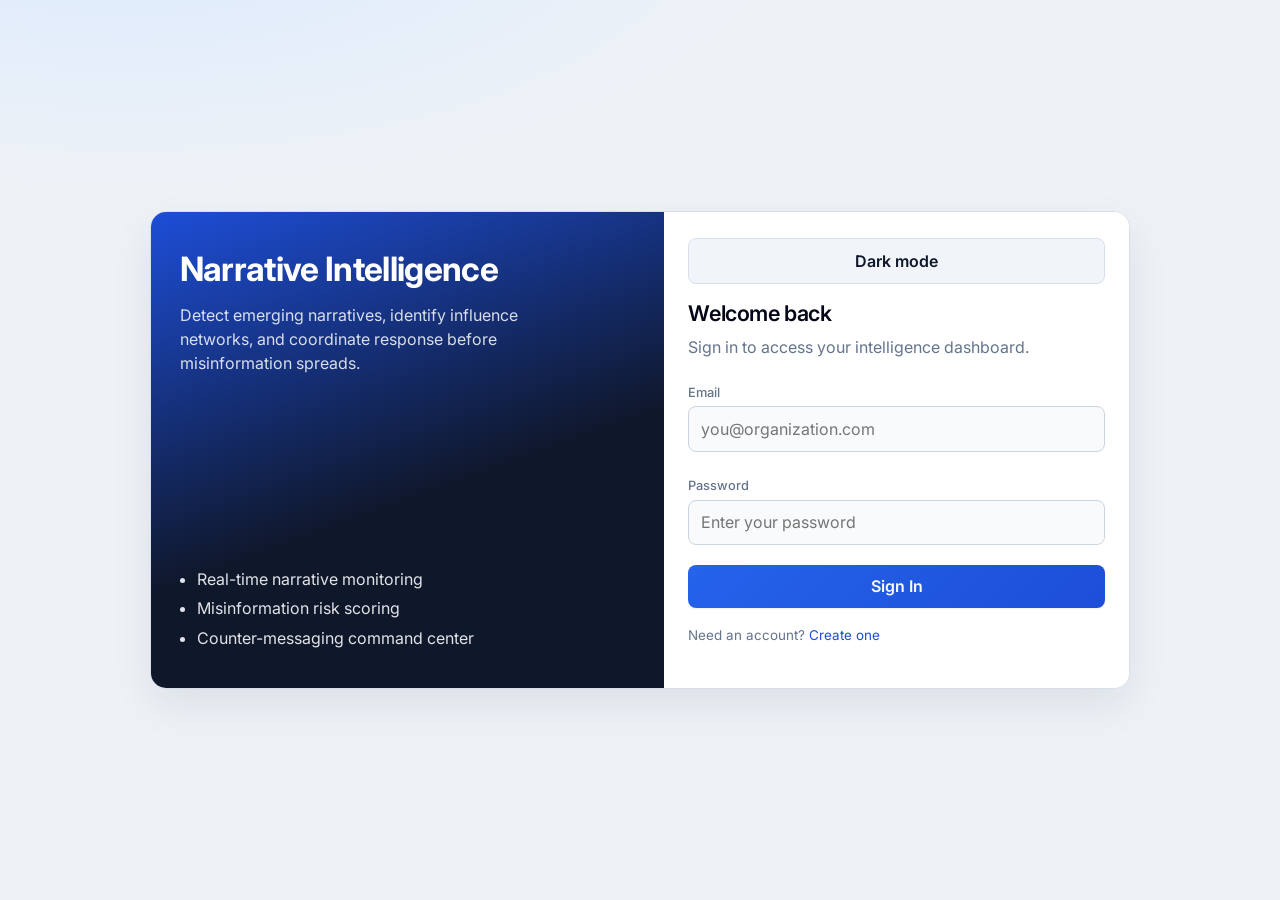
<file: web/login.html>
<!doctype html>
<html lang="en">
  <head>
    <meta charset="utf-8" />
    <meta name="viewport" content="width=device-width, initial-scale=1" />
    <title>Login | Narrative</title>
    <script>
      (function () {
        var t = localStorage.getItem("narrative_theme");
        if (!t && window.matchMedia("(prefers-color-scheme: light)").matches) t = "light";
        document.documentElement.setAttribute("data-theme", t || "dark");
      })();
    </script>
    <link rel="stylesheet" href="/web/theme.css" />
    <script src="/web/theme.js" defer></script>
  </head>
  <body class="auth-page">
    <div class="auth-shell">
      <aside class="auth-brand">
        <div>
          <h1>Narrative Intelligence</h1>
          <p>Detect emerging narratives, identify influence networks, and coordinate response before misinformation spreads.</p>
        </div>
        <ul>
          <li>Real-time narrative monitoring</li>
          <li>Misinformation risk scoring</li>
          <li>Counter-messaging command center</li>
        </ul>
      </aside>
      <section class="auth-card">
        <div class="auth-toolbar">
          <button type="button" class="btn-secondary" data-theme-toggle>Light mode</button>
        </div>
        <h2>Welcome back</h2>
        <p class="auth-subtitle">Sign in to access your intelligence dashboard.</p>
        <form id="loginForm" class="form-grid">
          <div>
            <label for="email">Email</label>
            <input id="email" name="email" type="email" placeholder="you@organization.com" autocomplete="username" required />
          </div>
          <div>
            <label for="password">Password</label>
            <input id="password" name="password" type="password" placeholder="Enter your password" autocomplete="current-password" required />
          </div>
          <button type="submit">Sign In</button>
        </form>
        <p class="auth-footer"><small>Need an account? <a href="/signup">Create one</a></small></p>
      </section>
    </div>
    <script>
      if (localStorage.getItem("narrative_token")) {
        window.location.replace("/");
      }
      document.getElementById("loginForm").addEventListener("submit", async (e) => {
        e.preventDefault();
        const payload = Object.fromEntries(new FormData(e.target).entries());
        const res = await fetch("/api/auth/login", {
          method: "POST",
          headers: { "Content-Type": "application/json" },
          body: JSON.stringify(payload),
        });
        const data = await res.json();
        if (!res.ok) return alert(data.detail || "Login failed");
        localStorage.setItem("narrative_token", data.access_token);
        window.location.replace("/");
      });
    </script>
  </body>
</html>
</file>
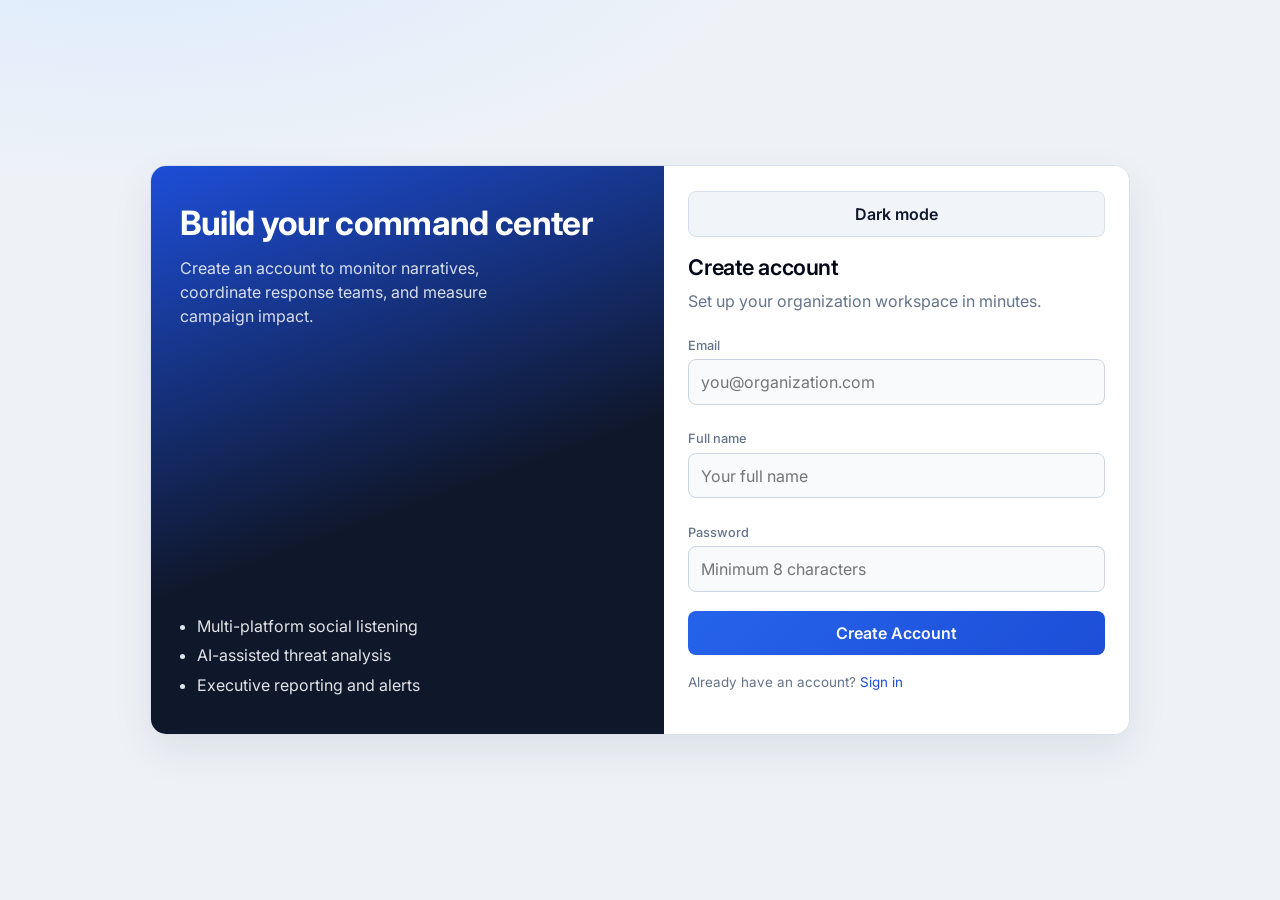
<file: web/signup.html>
<!doctype html>
<html lang="en">
  <head>
    <meta charset="utf-8" />
    <meta name="viewport" content="width=device-width, initial-scale=1" />
    <title>Sign Up | Narrative</title>
    <script>
      (function () {
        var t = localStorage.getItem("narrative_theme");
        if (!t && window.matchMedia("(prefers-color-scheme: light)").matches) t = "light";
        document.documentElement.setAttribute("data-theme", t || "dark");
      })();
    </script>
    <link rel="stylesheet" href="/web/theme.css" />
    <script src="/web/theme.js" defer></script>
  </head>
  <body class="auth-page">
    <div class="auth-shell">
      <aside class="auth-brand">
        <div>
          <h1>Build your command center</h1>
          <p>Create an account to monitor narratives, coordinate response teams, and measure campaign impact.</p>
        </div>
        <ul>
          <li>Multi-platform social listening</li>
          <li>AI-assisted threat analysis</li>
          <li>Executive reporting and alerts</li>
        </ul>
      </aside>
      <section class="auth-card">
        <div class="auth-toolbar">
          <button type="button" class="btn-secondary" data-theme-toggle>Light mode</button>
        </div>
        <h2>Create account</h2>
        <p class="auth-subtitle">Set up your organization workspace in minutes.</p>
        <form id="signupForm" class="form-grid">
          <div>
            <label for="email">Email</label>
            <input id="email" name="email" type="email" placeholder="you@organization.com" autocomplete="email" required />
          </div>
          <div>
            <label for="full_name">Full name</label>
            <input id="full_name" name="full_name" placeholder="Your full name" autocomplete="name" />
          </div>
          <div>
            <label for="password">Password</label>
            <input id="password" name="password" type="password" placeholder="Minimum 8 characters" autocomplete="new-password" required />
          </div>
          <button type="submit">Create Account</button>
        </form>
        <p class="auth-footer"><small>Already have an account? <a href="/login">Sign in</a></small></p>
      </section>
    </div>
    <script>
      if (localStorage.getItem("narrative_token")) {
        window.location.replace("/");
      }
      document.getElementById("signupForm").addEventListener("submit", async (e) => {
        e.preventDefault();
        const payload = Object.fromEntries(new FormData(e.target).entries());
        const res = await fetch("/api/auth/register", {
          method: "POST",
          headers: { "Content-Type": "application/json" },
          body: JSON.stringify(payload),
        });
        const data = await res.json();
        if (!res.ok) return alert(data.detail || "Signup failed");
        localStorage.setItem("narrative_token", data.access_token);
        window.location.replace("/");
      });
    </script>
  </body>
</html>
</file>
<file: web/theme.css>
@import url("https://fonts.googleapis.com/css2?family=Inter:wght@400;500;600;700&display=swap");

:root,
[data-theme="dark"] {
  color-scheme: dark;
  --bg: #070d1a;
  --bg-gradient-top: #0f1c33;
  --panel: #0f172a;
  --panel-elevated: #131f35;
  --panel-soft: #0b1324;
  --sidebar: #0a1222;
  --header: rgba(12, 20, 38, 0.92);
  --border: #1e2d4a;
  --border-soft: #16233b;
  --text: #e2e8f0;
  --text-strong: #f8fafc;
  --muted: #94a3b8;
  --brand: #4f8cff;
  --brand-dark: #2563eb;
  --brand-glow: rgba(79, 140, 255, 0.22);
  --accent: #22d3ee;
  --link: #93c5fd;
  --nav-text: #cbd5e1;
  --nav-hover: rgba(79, 140, 255, 0.12);
  --nav-active: rgba(79, 140, 255, 0.2);
  --pill: #1e293b;
  --input-border: #273549;
  --input-focus: rgba(79, 140, 255, 0.45);
  --shadow-sm: 0 1px 2px rgba(0, 0, 0, 0.28);
  --shadow: 0 14px 40px rgba(0, 0, 0, 0.35);
  --overlay: rgba(2, 6, 23, 0.62);
  --btn-secondary-bg: #152238;
  --btn-secondary-text: #e2e8f0;
  --harmful-bg: #7f1d1d;
  --harmful-text: #fecaca;
  --connected-bg: #064e3b;
  --connected-text: #a7f3d0;
  --success: #10b981;
  --warning: #f59e0b;
  --radius-sm: 8px;
  --radius-md: 12px;
  --radius-lg: 16px;
}

[data-theme="light"] {
  color-scheme: light;
  --bg: #eef2f7;
  --bg-gradient-top: #dbeafe;
  --panel: #ffffff;
  --panel-elevated: #ffffff;
  --panel-soft: #f8fafc;
  --sidebar: #ffffff;
  --header: rgba(255, 255, 255, 0.96);
  --border: #d7e0ea;
  --border-soft: #e8edf3;
  --text: #0f172a;
  --text-strong: #020617;
  --muted: #64748b;
  --brand: #2563eb;
  --brand-dark: #1d4ed8;
  --brand-glow: rgba(37, 99, 235, 0.14);
  --accent: #0891b2;
  --link: #1d4ed8;
  --nav-text: #334155;
  --nav-hover: rgba(37, 99, 235, 0.08);
  --nav-active: rgba(37, 99, 235, 0.14);
  --pill: #e2e8f0;
  --input-border: #cbd5e1;
  --input-focus: rgba(37, 99, 235, 0.28);
  --shadow-sm: 0 1px 2px rgba(15, 23, 42, 0.06);
  --shadow: 0 16px 40px rgba(15, 23, 42, 0.08);
  --overlay: rgba(15, 23, 42, 0.32);
  --btn-secondary-bg: #f1f5f9;
  --btn-secondary-text: #0f172a;
  --harmful-bg: #fee2e2;
  --harmful-text: #991b1b;
  --connected-bg: #d1fae5;
  --connected-text: #065f46;
  --success: #059669;
  --warning: #d97706;
}

*,
*::before,
*::after {
  box-sizing: border-box;
}

html {
  -webkit-text-size-adjust: 100%;
}

body {
  margin: 0;
  font-family: Inter, "Segoe UI", system-ui, sans-serif;
  background: radial-gradient(1200px 500px at 10% -10%, var(--bg-gradient-top) 0%, var(--bg) 55%);
  color: var(--text);
  min-height: 100vh;
  overflow-x: hidden;
  line-height: 1.5;
}

h1,
h2,
h3 {
  margin: 0;
  letter-spacing: -0.02em;
  color: var(--text-strong);
}

h1 {
  font-size: clamp(1.35rem, 2.8vw, 1.85rem);
  font-weight: 700;
}

h2 {
  font-size: 1.05rem;
  font-weight: 600;
}

a {
  color: var(--link);
  text-decoration: none;
}

a:hover {
  text-decoration: underline;
}

small {
  color: var(--muted);
  font-size: 0.84rem;
}

label {
  display: block;
  font-size: 0.8rem;
  font-weight: 500;
  color: var(--muted);
  margin: 0.35rem 0 0.25rem;
}

input,
button,
textarea,
select {
  width: 100%;
  margin: 0;
  background: var(--panel-soft);
  color: var(--text);
  border: 1px solid var(--input-border);
  border-radius: var(--radius-sm);
  padding: 0.62rem 0.72rem;
  font: inherit;
  transition: border-color 0.15s ease, box-shadow 0.15s ease;
}

.form-grid > * + *,
.form-grid .form-row-2 + * {
  margin-top: 0.65rem;
}

.form-grid .form-row-2 {
  margin-top: 0;
}

input:focus,
textarea:focus,
select:focus {
  outline: none;
  border-color: var(--brand);
  box-shadow: 0 0 0 3px var(--input-focus);
}

textarea {
  min-height: 5.5rem;
  resize: vertical;
}

button {
  cursor: pointer;
  background: linear-gradient(135deg, var(--brand), var(--brand-dark));
  border: 0;
  color: #f8fafc;
  font-weight: 600;
  box-shadow: var(--shadow-sm);
}

button:hover {
  filter: brightness(1.05);
}

button.btn-secondary {
  background: var(--btn-secondary-bg);
  color: var(--btn-secondary-text);
  border: 1px solid var(--border);
  box-shadow: none;
}

button.btn-ghost {
  background: transparent;
  color: var(--text);
  border: 1px solid var(--border);
  box-shadow: none;
}

.hidden {
  display: none !important;
}

/* Auth */
.auth-page {
  min-height: 100vh;
  display: grid;
  place-items: center;
  padding: 1rem;
}

.auth-shell {
  width: min(980px, 100%);
  display: grid;
  grid-template-columns: 1.05fr 0.95fr;
  border: 1px solid var(--border);
  border-radius: var(--radius-lg);
  overflow: hidden;
  box-shadow: var(--shadow);
  background: var(--panel);
}

.auth-brand {
  padding: 2rem 1.8rem;
  background: linear-gradient(160deg, var(--brand-dark), #0f172a 58%);
  color: #f8fafc;
  display: flex;
  flex-direction: column;
  justify-content: space-between;
  gap: 1.5rem;
}

.auth-brand h1 {
  color: #fff;
  font-size: clamp(1.6rem, 3vw, 2.1rem);
}

.auth-brand p {
  margin: 0.5rem 0 0;
  color: rgba(248, 250, 252, 0.86);
  max-width: 34ch;
}

.auth-brand ul {
  margin: 0;
  padding-left: 1.1rem;
  color: rgba(248, 250, 252, 0.9);
}

.auth-brand li {
  margin: 0.35rem 0;
}

.auth-card {
  padding: 1.6rem 1.5rem;
  background: var(--panel);
}

.auth-toolbar {
  display: flex;
  justify-content: flex-end;
  margin-bottom: 0.85rem;
}

.auth-card h2 {
  font-size: 1.35rem;
  margin-bottom: 0.35rem;
}

.auth-subtitle {
  margin: 0 0 1.1rem;
  color: var(--muted);
}

.auth-footer {
  margin-top: 0.85rem;
}

/* App shell */
.app-layout {
  display: grid;
  grid-template-columns: 272px minmax(0, 1fr);
  min-height: 100vh;
}

.sidebar-backdrop {
  display: none;
  position: fixed;
  inset: 0;
  background: var(--overlay);
  z-index: 30;
}

.sidebar {
  background: var(--sidebar);
  border-right: 1px solid var(--border);
  padding: 1rem 0.85rem 1.2rem;
  position: sticky;
  top: 0;
  height: 100vh;
  overflow-y: auto;
  z-index: 40;
}

.brand {
  display: flex;
  align-items: center;
  gap: 0.7rem;
  padding: 0.35rem 0.45rem 1rem;
  margin-bottom: 0.35rem;
  border-bottom: 1px solid var(--border-soft);
}

.brand-mark {
  width: 2.2rem;
  height: 2.2rem;
  border-radius: 10px;
  display: grid;
  place-items: center;
  font-weight: 700;
  color: #fff;
  background: linear-gradient(135deg, var(--brand), var(--brand-dark));
  box-shadow: 0 8px 18px var(--brand-glow);
}

.brand strong {
  display: block;
  font-size: 0.98rem;
  color: var(--text-strong);
}

.brand small {
  font-size: 0.72rem;
  letter-spacing: 0.03em;
  text-transform: uppercase;
}

.nav-group {
  margin-bottom: 0.75rem;
}

.nav-label {
  display: block;
  color: var(--muted);
  font-size: 0.7rem;
  text-transform: uppercase;
  margin: 0.65rem 0.4rem 0.35rem;
  letter-spacing: 0.08em;
  font-weight: 600;
}

.sidebar a {
  display: flex;
  align-items: center;
  gap: 0.55rem;
  color: var(--nav-text);
  text-decoration: none;
  padding: 0.52rem 0.62rem;
  border-radius: var(--radius-sm);
  font-size: 0.9rem;
  font-weight: 500;
  border: 1px solid transparent;
}

.sidebar a:hover {
  background: var(--nav-hover);
  text-decoration: none;
}

.sidebar a.active {
  background: var(--nav-active);
  color: var(--text-strong);
  border-color: rgba(79, 140, 255, 0.25);
}

.nav-icon {
  width: 1.1rem;
  text-align: center;
  opacity: 0.85;
  font-size: 0.82rem;
}

.main-content {
  padding: 1rem 1.25rem 2rem;
  min-width: 0;
}

.topbar {
  display: flex;
  justify-content: space-between;
  align-items: center;
  gap: 0.75rem;
  margin-bottom: 0.85rem;
  padding: 0.75rem 0.95rem;
  background: var(--header);
  border: 1px solid var(--border);
  border-radius: var(--radius-md);
  backdrop-filter: blur(10px);
}

.topbar-left {
  display: flex;
  align-items: center;
  gap: 0.65rem;
  min-width: 0;
}

.user-chip {
  display: inline-flex;
  align-items: center;
  gap: 0.45rem;
  padding: 0.35rem 0.55rem;
  border-radius: 999px;
  border: 1px solid var(--border);
  background: var(--panel-soft);
  max-width: 100%;
}

.user-avatar {
  width: 1.65rem;
  height: 1.65rem;
  border-radius: 999px;
  display: grid;
  place-items: center;
  font-size: 0.72rem;
  font-weight: 700;
  color: #fff;
  background: linear-gradient(135deg, var(--brand), var(--accent));
}

.user-chip small {
  white-space: nowrap;
  overflow: hidden;
  text-overflow: ellipsis;
}

.topbar-actions {
  display: flex;
  flex-wrap: wrap;
  gap: 0.45rem;
  align-items: center;
  justify-content: flex-end;
}

.topbar-actions button {
  width: auto;
  margin: 0;
  white-space: nowrap;
}

.sidebar-toggle {
  display: none;
}

.page-hero {
  margin-bottom: 0.9rem;
  padding: 0.2rem 0.1rem 0;
}

.eyebrow {
  margin: 0 0 0.25rem;
  font-size: 0.72rem;
  text-transform: uppercase;
  letter-spacing: 0.1em;
  font-weight: 600;
  color: var(--brand);
}

.page-subtitle {
  margin: 0.35rem 0 0;
  color: var(--muted);
  max-width: 70ch;
}

.intel-guide {
  display: grid;
  gap: 0.55rem;
}

.intel-guide .item small {
  display: block;
  margin-top: 0.2rem;
}

.data-table {
  display: flex;
  flex-direction: column;
  gap: 0.35rem;
}

.data-row {
  display: grid;
  grid-template-columns: 3rem 1.4fr 0.8fr 0.7fr 0.8fr 0.7fr 5.5rem;
  gap: 0.55rem;
  align-items: center;
  border: 1px solid var(--border-soft);
  border-radius: var(--radius-sm);
  background: var(--panel-soft);
  padding: 0.55rem 0.65rem;
  font-size: 0.86rem;
}

.data-row.data-network {
  grid-template-columns: 1.2fr 0.6fr 0.7fr 0.8fr;
}

.data-row.data-head {
  background: transparent;
  border-style: dashed;
  font-size: 0.72rem;
  text-transform: uppercase;
  letter-spacing: 0.05em;
  color: var(--muted);
  font-weight: 600;
}

@media (max-width: 760px) {
  .data-row,
  .data-row.data-network {
    grid-template-columns: 1fr;
  }
}

.page-grid {
  display: flex;
  flex-direction: column;
  gap: 1.35rem;
  max-width: 920px;
  margin-top: 0.25rem;
}

.page-grid-wide {
  max-width: 1180px;
}

.page-grid .card + .card {
  margin-top: 0;
}

.form-narrow {
  max-width: 520px;
}

.form-section {
  margin-top: 1rem;
  padding-top: 1rem;
  border-top: 1px solid var(--border-soft);
}

.card-danger {
  border-color: rgba(239, 68, 68, 0.35);
}

.card-danger h2 {
  color: #ef4444;
}

[data-theme="light"] .card-danger h2 {
  color: #b91c1c;
}

.btn-danger {
  background: linear-gradient(135deg, #ef4444, #b91c1c);
  color: #fff;
}

.btn-compact {
  padding: 0.22rem 0.45rem;
  font-size: 0.72rem;
  line-height: 1.2;
}

.data-row.data-row-trace {
  grid-template-columns: 1fr 0.6fr 0.6fr 1.2fr 0.9fr 1fr 4.5rem;
}

.callout {
  border-radius: var(--radius-sm);
  border: 1px solid var(--border);
  background: var(--panel-soft);
  padding: 0.75rem 0.85rem;
  font-size: 0.86rem;
  line-height: 1.45;
  margin-bottom: 0.85rem;
}

.callout-error {
  border-color: rgba(239, 68, 68, 0.45);
  background: rgba(127, 29, 29, 0.18);
  color: var(--text);
}

[data-theme="light"] .callout-error {
  background: #fef2f2;
  color: #7f1d1d;
}

.callout-info {
  border-color: rgba(79, 140, 255, 0.35);
  background: rgba(37, 99, 235, 0.1);
}

.callout ol {
  margin: 0.45rem 0 0;
  padding-left: 1.1rem;
}

.callout li {
  margin: 0.25rem 0;
}

.list-panel {
  display: flex;
  flex-direction: column;
  gap: 0.55rem;
}

.grid {
  display: grid;
  grid-template-columns: repeat(auto-fit, minmax(min(100%, 340px), 1fr));
  gap: 1rem;
}

.card {
  background: var(--panel-elevated);
  border: 1px solid var(--border);
  border-radius: var(--radius-md);
  padding: 1.15rem 1.2rem 1.2rem;
  box-shadow: var(--shadow-sm);
  min-width: 0;
}

.card h2 {
  margin-bottom: 0.35rem;
}

.card-head {
  display: flex;
  justify-content: space-between;
  align-items: flex-start;
  gap: 0.75rem;
  margin-bottom: 0.85rem;
  padding-bottom: 0.7rem;
  border-bottom: 1px solid var(--border-soft);
}

.card-desc {
  margin: 0.2rem 0 0;
  color: var(--muted);
  font-size: 0.84rem;
}

.card-body > * + * {
  margin-top: 0.55rem;
}

.form-grid {
  display: grid;
  gap: 0.55rem;
}

.form-row-2 {
  display: grid;
  grid-template-columns: repeat(2, minmax(0, 1fr));
  gap: 0.55rem;
}

.stat-grid {
  display: grid;
  grid-template-columns: repeat(auto-fit, minmax(150px, 1fr));
  gap: 0.7rem;
}

.stat-card {
  background: var(--panel-soft);
  border: 1px solid var(--border-soft);
  border-radius: var(--radius-sm);
  padding: 0.75rem 0.8rem;
}

.stat-card-link {
  cursor: pointer;
  text-align: left;
  width: 100%;
  font: inherit;
  color: inherit;
  transition: border-color 0.15s ease, transform 0.15s ease, box-shadow 0.15s ease;
}

.stat-card-link:hover {
  border-color: var(--brand);
  transform: translateY(-1px);
  box-shadow: var(--shadow-sm);
}

.stat-card-link:focus-visible {
  outline: 2px solid var(--brand);
  outline-offset: 2px;
}

.stat-label {
  display: block;
  font-size: 0.74rem;
  text-transform: uppercase;
  letter-spacing: 0.05em;
  color: var(--muted);
  margin-bottom: 0.25rem;
}

.stat-value {
  display: block;
  font-size: 1.35rem;
  font-weight: 700;
  color: var(--text-strong);
  line-height: 1.2;
}

.stat-meta {
  display: block;
  margin-top: 0.2rem;
  font-size: 0.78rem;
  color: var(--muted);
}

.emotion-row {
  display: flex;
  flex-wrap: wrap;
  gap: 0.4rem;
  margin-top: 0.65rem;
}

.item,
.feed-item {
  border: 1px solid var(--border-soft);
  background: var(--panel-soft);
  border-radius: var(--radius-sm);
  padding: 0.65rem 0.72rem;
  word-break: break-word;
}

.item + .item,
.feed-item + .feed-item {
  margin-top: 0.5rem;
}

.feed-meta {
  display: flex;
  flex-wrap: wrap;
  align-items: center;
  gap: 0.35rem;
  margin-bottom: 0.35rem;
}

.feed-body {
  color: var(--text);
}

.pill {
  display: inline-flex;
  align-items: center;
  padding: 0.14rem 0.5rem;
  border-radius: 999px;
  font-size: 0.74rem;
  font-weight: 600;
  background: var(--pill);
  color: var(--text);
  border: 1px solid transparent;
}

.pill-link {
  cursor: pointer;
  font: inherit;
  transition: border-color 0.15s ease, background 0.15s ease;
}

.pill-link:hover {
  border-color: var(--brand);
  background: var(--panel);
}

.pill-link:focus-visible {
  outline: 2px solid var(--brand);
  outline-offset: 2px;
}

.harmful {
  background: var(--harmful-bg);
  color: var(--harmful-text);
}

.connected {
  background: var(--connected-bg);
  color: var(--connected-text);
}

.disconnected {
  background: var(--harmful-bg);
  color: var(--harmful-text);
}

.empty-state {
  text-align: center;
  padding: 1.2rem 0.8rem;
  color: var(--muted);
  border: 1px dashed var(--border);
  border-radius: var(--radius-sm);
  background: var(--panel-soft);
}

.row {
  display: flex;
  gap: 0.5rem;
  align-items: center;
  flex-wrap: wrap;
}

.row button {
  width: auto;
}

.toolbar {
  display: flex;
  gap: 0.5rem;
  margin-bottom: 0.65rem;
  flex-wrap: wrap;
}

.toolbar button {
  width: auto;
}

@media (max-width: 1024px) {
  .main-content {
    padding: 0.85rem 0.9rem 1.5rem;
  }

  .grid {
    grid-template-columns: repeat(auto-fit, minmax(min(100%, 280px), 1fr));
  }
}

@media (max-width: 900px) {
  .app-layout {
    grid-template-columns: 1fr;
  }

  .auth-shell {
    grid-template-columns: 1fr;
  }

  .auth-brand {
    padding: 1.4rem 1.2rem;
  }

  .sidebar-toggle {
    display: inline-flex;
    align-items: center;
    justify-content: center;
    min-width: 2.6rem;
    padding: 0.45rem 0.65rem;
  }

  .sidebar {
    position: fixed;
    left: 0;
    top: 0;
    width: min(88vw, 300px);
    transform: translateX(-105%);
    transition: transform 0.22s ease;
    box-shadow: var(--shadow);
  }

  body.sidebar-open .sidebar {
    transform: translateX(0);
  }

  body.sidebar-open .sidebar-backdrop {
    display: block;
  }

  .topbar {
    flex-direction: column;
    align-items: stretch;
  }

  .topbar-actions {
    justify-content: stretch;
  }

  .topbar-actions button {
    flex: 1 1 auto;
    min-width: 7rem;
  }
}

@media (max-width: 560px) {
  .auth-card,
  .card {
    padding: 0.9rem;
  }

  .form-row-2 {
    grid-template-columns: 1fr;
  }

  .grid {
    gap: 0.75rem;
  }

  .toolbar,
  .topbar-actions {
    flex-direction: column;
    align-items: stretch;
  }

  .toolbar button,
  .topbar-actions button,
  .row button {
    width: 100%;
  }

  input,
  button,
  textarea,
  select {
    font-size: 16px;
  }
}
</file>
